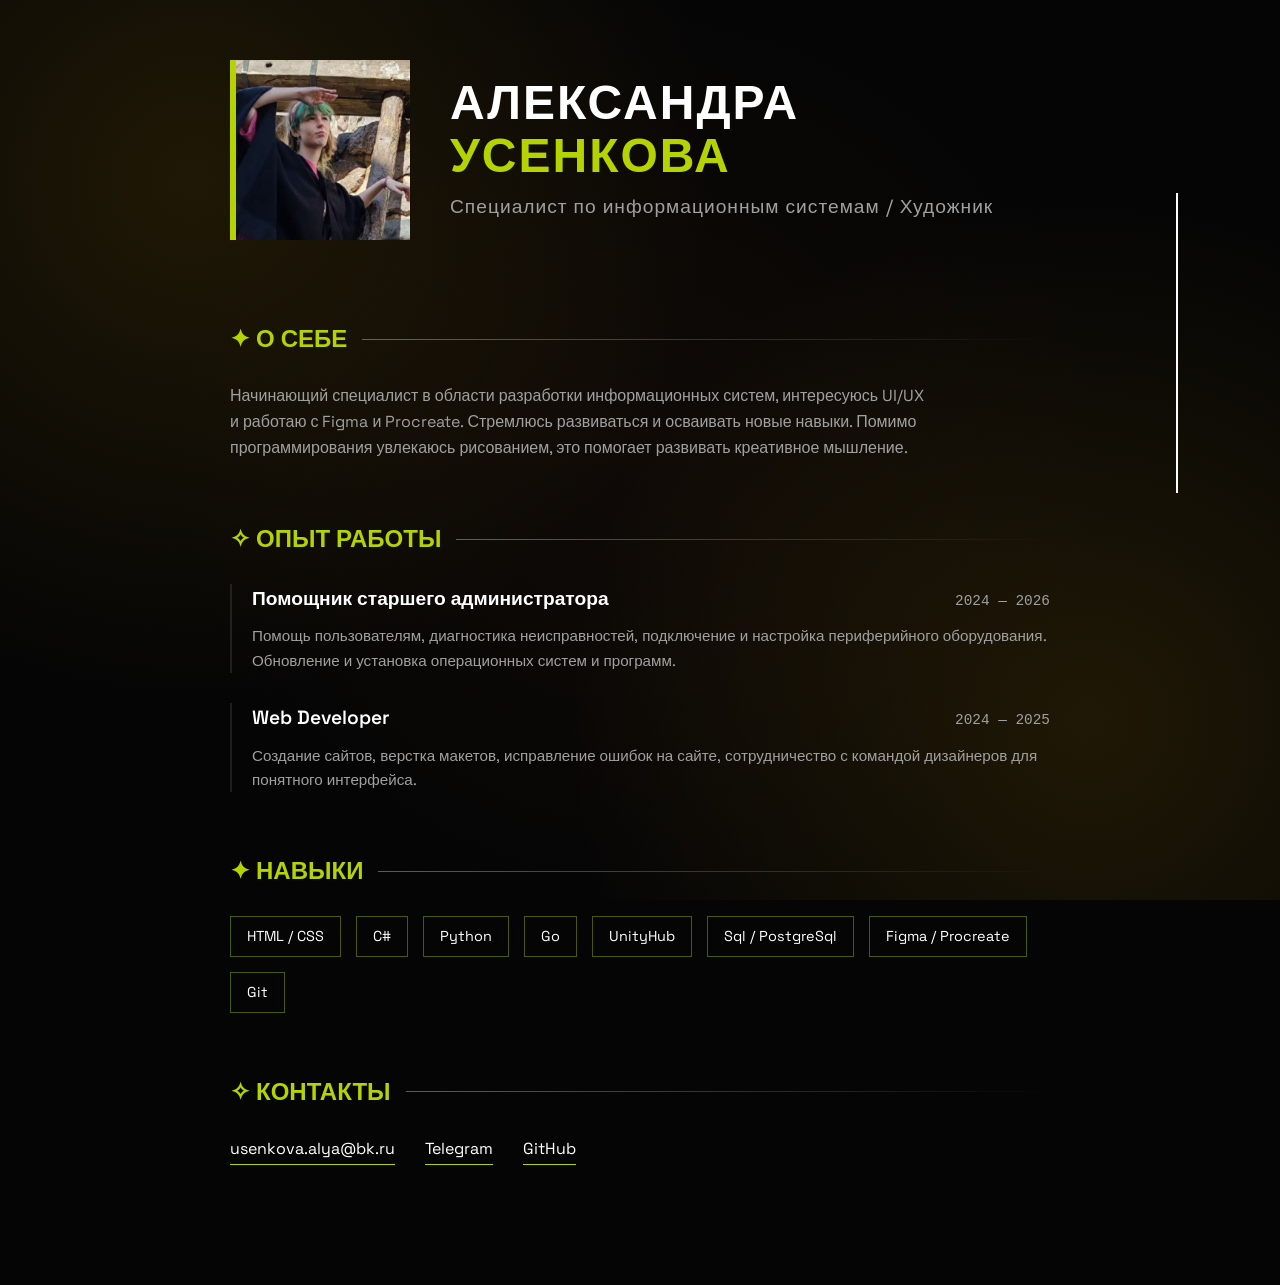
<file: index.html>
<!DOCTYPE html>
<html lang="ru">
<head>
    <meta charset="UTF-8">
    <meta name="viewport" content="width=device-width, initial-scale=1.0">
    <title>Резюме | Александра Усенкова</title>
    <link href="https://fonts.googleapis.com/css2?family=Space+Grotesk:wght@300;400;600;700&display=swap" rel="stylesheet">
    <link rel="stylesheet" href="styles.css">
</head>
<body>

    <div class="vertical-line"></div>

    <div class="container">
        
        <header>
            <div class="photo-placeholder">  <img src="photo.jpg"></div>
            <div class="header-info">
                <h1>АЛЕКСАНДРА <span>УСЕНКОВА</span></h1>
                <h2>Специалист по информационным системам / Художник</h2>
            </div>
        </header>

        <section>
            <h3 class="section-title">✦︎ О СЕБЕ</h3>
            <p class="about-text">
                Начинающий специалист в области разработки информационных систем, интересуюсь UI/UX и работаю с Figma и Procreate. Стремлюсь развиваться и осваивать новые навыки.
                Помимо программирования увлекаюсь рисованием, это помогает развивать креативное мышление.
            </p>
        </section>

        <section>
            <h3 class="section-title">✧︎ ОПЫТ РАБОТЫ</h3>
            
            <div class="job">
                <div class="job-header">
                    <div class="job-title">Помощник старшего администратора <span class="company"></span></div>
                    <div class="date">2024 — 2026</div>
                </div>
                <p class="job-desc">Помощь пользователям, диагностика неисправностей, подключение и настройка периферийного оборудования. Обновление и установка операционных систем и программ.

                </p>
            </div>

            <div class="job">
                <div class="job-header">
                    <div class="job-title">Web Developer <span class="company"></span></div>
                    <div class="date">2024 — 2025</div>
                </div>
                <p class="job-desc">Создание сайтов, верстка макетов, исправление ошибок на сайте, сотрудничество с командой дизайнеров для понятного интерфейса.</p>
            </div>
        </section>

        <section>
            <h3 class="section-title">✦︎ НАВЫКИ</h3>
            <div class="skills-grid">
                <span class="skill-tag">HTML / CSS</span>
                <span class="skill-tag">C#</span>
                <span class="skill-tag">Python</span>
                <span class="skill-tag">Go</span>
                <span class="skill-tag">UnityHub</span>
                <span class="skill-tag">Sql / PostgreSql</span>
                <span class="skill-tag">Figma / Procreate</span>
                <span class="skill-tag">Git</span>
            </div>
        </section>

        <section>
            <h3 class="section-title">✧︎ КОНТАКТЫ</h3>
            <div class="contact-links">
                <a href="mailto:usenkova.alya@bk.ru">usenkova.alya@bk.ru</a>
                <a href="https://t.me/ammeac" target="_blank">Telegram</a>
                <a href="https://github.com/ammeac" target="_blank">GitHub</a>
            </div>
        </section>

    </div>

</body>
</html>
</file>
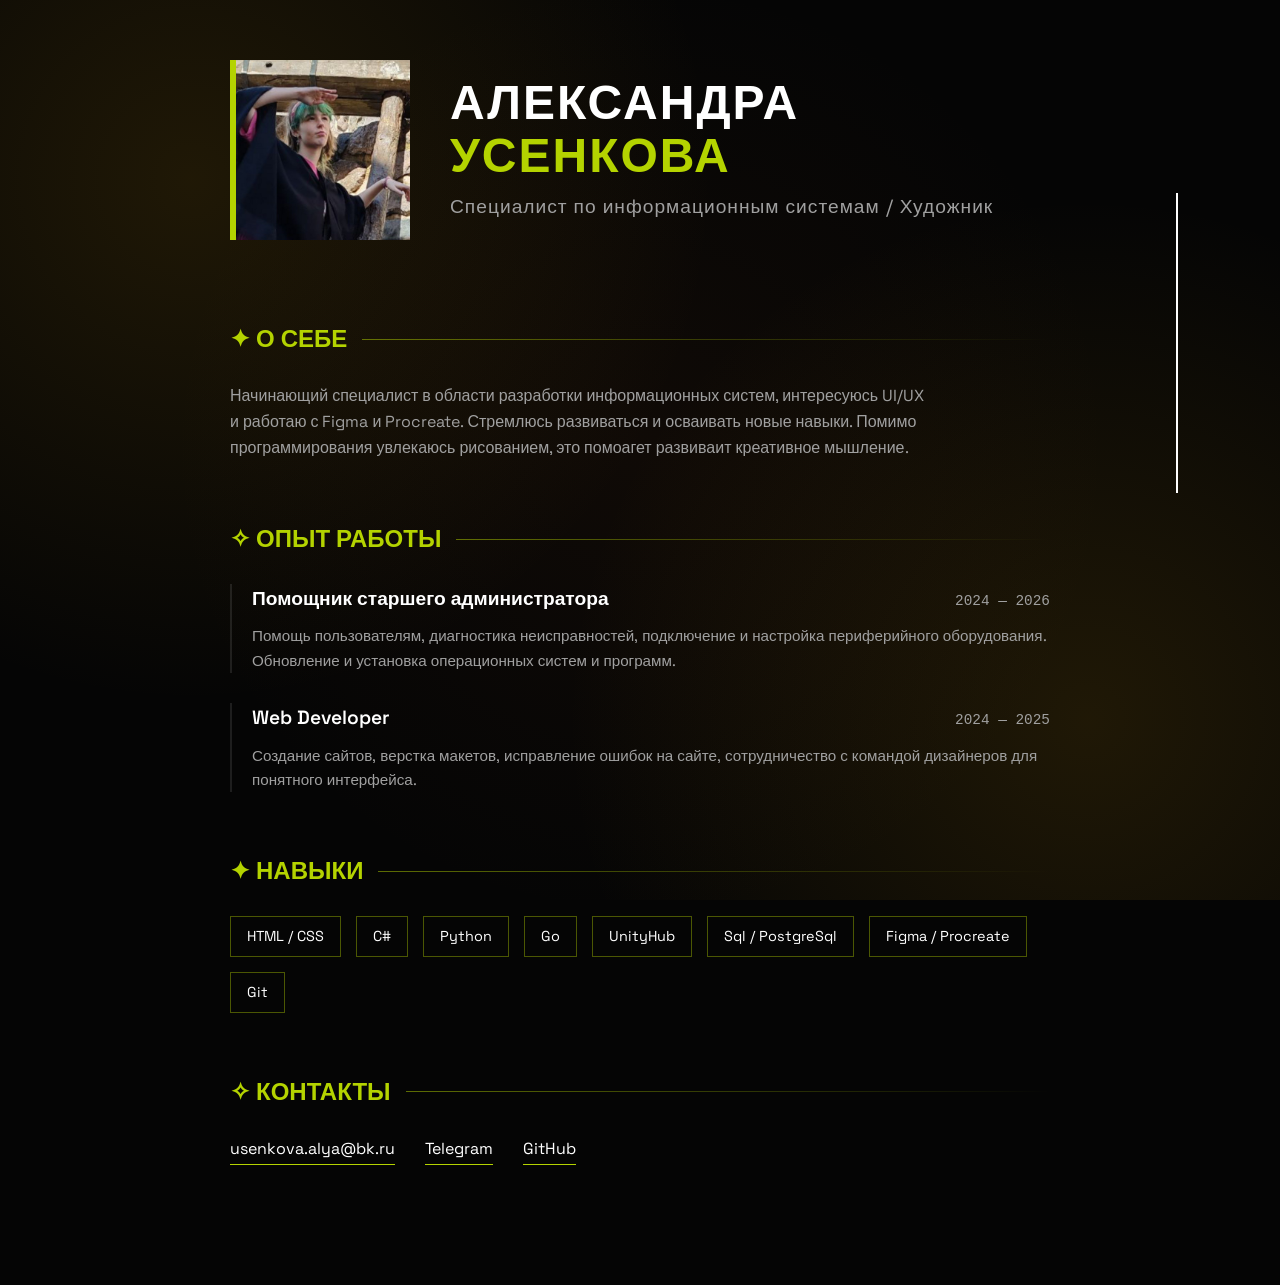
<file: resume.html>
<!DOCTYPE html>
<html lang="ru">
<head>
    <meta charset="UTF-8">
    <meta name="viewport" content="width=device-width, initial-scale=1.0">
    <title>Резюме | Александра Усенкова</title>
    <link href="https://fonts.googleapis.com/css2?family=Space+Grotesk:wght@300;400;600;700&display=swap" rel="stylesheet">
    <link rel="stylesheet" href="styles.css">
</head>
<body>

    <div class="vertical-line"></div>

    <div class="container">
        
        <header>
            <div class="photo-placeholder">  <img src="photo.jpg"></div>
            <div class="header-info">
                <h1>АЛЕКСАНДРА <span>УСЕНКОВА</span></h1>
                <h2>Специалист по информационным системам / Художник</h2>
            </div>
        </header>

        <section>
            <h3 class="section-title">✦︎ О СЕБЕ</h3>
            <p class="about-text">
                Начинающий специалист в области разработки информационных систем, интересуюсь UI/UX и работаю с Figma и Procreate. Стремлюсь развиваться и осваивать новые навыки.
                Помимо программирования увлекаюсь рисованием, это помоагет развиваит креативное мышление.
            </p>
        </section>

        <section>
            <h3 class="section-title">✧︎ ОПЫТ РАБОТЫ</h3>
            
            <div class="job">
                <div class="job-header">
                    <div class="job-title">Помощник старшего администратора <span class="company"></span></div>
                    <div class="date">2024 — 2026</div>
                </div>
                <p class="job-desc">Помощь пользователям, диагностика неисправностей, подключение и настройка периферийного оборудования. Обновление и установка операционных систем и программ.

                </p>
            </div>

            <div class="job">
                <div class="job-header">
                    <div class="job-title">Web Developer <span class="company"></span></div>
                    <div class="date">2024 — 2025</div>
                </div>
                <p class="job-desc">Создание сайтов, верстка макетов, исправление ошибок на сайте, сотрудничество с командой дизайнеров для понятного интерфейса.</p>
            </div>
        </section>

        <section>
            <h3 class="section-title">✦︎ НАВЫКИ</h3>
            <div class="skills-grid">
                <span class="skill-tag">HTML / CSS</span>
                <span class="skill-tag">C#</span>
                <span class="skill-tag">Python</span>
                <span class="skill-tag">Go</span>
                <span class="skill-tag">UnityHub</span>
                <span class="skill-tag">Sql / PostgreSql</span>
                <span class="skill-tag">Figma / Procreate</span>
                <span class="skill-tag">Git</span>
            </div>
        </section>

        <section>
            <h3 class="section-title">✧︎ КОНТАКТЫ</h3>
            <div class="contact-links">
                <a href="mailto:usenkova.alya@bk.ru">usenkova.alya@bk.ru</a>
                <a href="https://t.me/ammeac" target="_blank">Telegram</a>
                <a href="https://github.com/ammeac" target="_blank">GitHub</a>
            </div>
        </section>

    </div>

</body>
</html>
</file>
<file: styles.css>
:root {
    --bg-color: #050505;
    --accent-lime: #B4D300; /* Салатовый цвет с картинки */
    --text-main: #FFFFFF;
    --text-muted: #A0A0A0;
    --placeholder-gray: #D3D3D3; /* Серый квадрат с картинки */
    --gold-glow: rgba(184, 134, 11, 0.15);
}

* {
    margin: 0;
    padding: 0;
    box-sizing: border-box;
}

body {
    font-family: 'Space Grotesk', sans-serif;
    background-color: var(--bg-color);
    color: var(--text-main);
    line-height: 1.6;
    overflow-x: hidden;
    position: relative;
    /* Имитация мраморного фона через CSS градиенты */
    background-image: 
        radial-gradient(circle at 15% 20%, var(--gold-glow) 0%, transparent 40%),
        radial-gradient(circle at 85% 80%, var(--gold-glow) 0%, transparent 40%),
        radial-gradient(circle at 50% 50%, rgba(139, 69, 19, 0.08) 0%, transparent 60%);
    background-attachment: fixed;
}

.vertical-line {
    position: absolute;
    right: 8%;
    top: 15%;
    height: 300px;
    width: 2px;
    background-color: #FFFFFF;
    z-index: 1;
}

.container {
    max-width: 900px;
    margin: 0 auto;
    padding: 60px 40px;
    position: relative;
    z-index: 2;
}

header {
    display: flex;
    align-items: center;
    gap: 40px;
    margin-bottom: 80px;
    position: relative;
}

.photo-placeholder {
    width: 180px;
    height: 180px;
    background-color: var(--placeholder-gray);
    flex-shrink: 0;
    border-left: 6px solid var(--accent-lime); 
}

.header-info h1 {
    font-size: 3rem;
    font-weight: 700;
    text-transform: uppercase;
    letter-spacing: 2px;
    margin-bottom: 10px;
    line-height: 1.1;
}

.header-info h1 span {
    color: var(--accent-lime);
}

.header-info h2 {
    font-size: 1.2rem;
    font-weight: 400;
    color: var(--text-muted);
    letter-spacing: 1px;
}

section {
    margin-bottom: 60px;
}

.section-title {
    font-size: 1.5rem;
    text-transform: uppercase;
    color: var(--accent-lime);
    margin-bottom: 25px;
    display: flex;
    align-items: center;
    gap: 15px;
}

.section-title::after {
    content: '';
    flex-grow: 1;
    height: 1px;
    background: linear-gradient(90deg, rgba(180, 211, 0, 0.5) 0%, transparent 100%);
}

.about-text {
    color: var(--text-muted);
    max-width: 700px;
}

.job {
    margin-bottom: 30px;
    padding-left: 20px;
    border-left: 2px solid rgba(255, 255, 255, 0.1);
    transition: border-color 0.3s ease;
}

.job:hover {
    border-left-color: var(--accent-lime);
}

.job-header {
    display: flex;
    justify-content: space-between;
    align-items: baseline;
    margin-bottom: 10px;
}

.job-title {
    font-size: 1.2rem;
    font-weight: 600;
}

.company {
    color: var(--accent-lime);
    font-weight: 400;
}

.date {
    font-size: 0.9rem;
    color: var(--text-muted);
    font-family: monospace;
}

.job-desc {
    color: var(--text-muted);
    font-size: 0.95rem;
}

.skills-grid {
    display: flex;
    flex-wrap: wrap;
    gap: 15px;
}

.skill-tag {
    padding: 8px 16px;
    background-color: transparent;
    border: 1px solid rgba(180, 211, 0, 0.4);
    color: var(--text-main);
    font-size: 0.9rem;
    transition: all 0.3s ease;
}

.skill-tag:hover {
    background-color: var(--accent-lime);
    color: var(--bg-color);
    border-color: var(--accent-lime);
}

.contact-links {
    display: flex;
    gap: 30px;
}

.contact-links a {
    color: var(--text-main);
    text-decoration: none;
    font-size: 1rem;
    border-bottom: 1px solid var(--accent-lime);
    padding-bottom: 2px;
    transition: color 0.3s ease;
}

.contact-links a:hover {
    color: var(--accent-lime);
}

.photo-placeholder img {
    width: 100%;
    height: 100%;
    object-fit: cover;
    display: block;
}

@media (max-width: 768px) {
    .vertical-line {
        display: none;
    }

    header {
        flex-direction: column;
        align-items: flex-start;
        gap: 20px;
    }

    .header-info h1 {
        font-size: 2.2rem;
    }

    .job-header {
        flex-direction: column;
        gap: 5px;
    }

    .contact-links {
        flex-direction: column;
        gap: 15px;
    }
}
</file>
